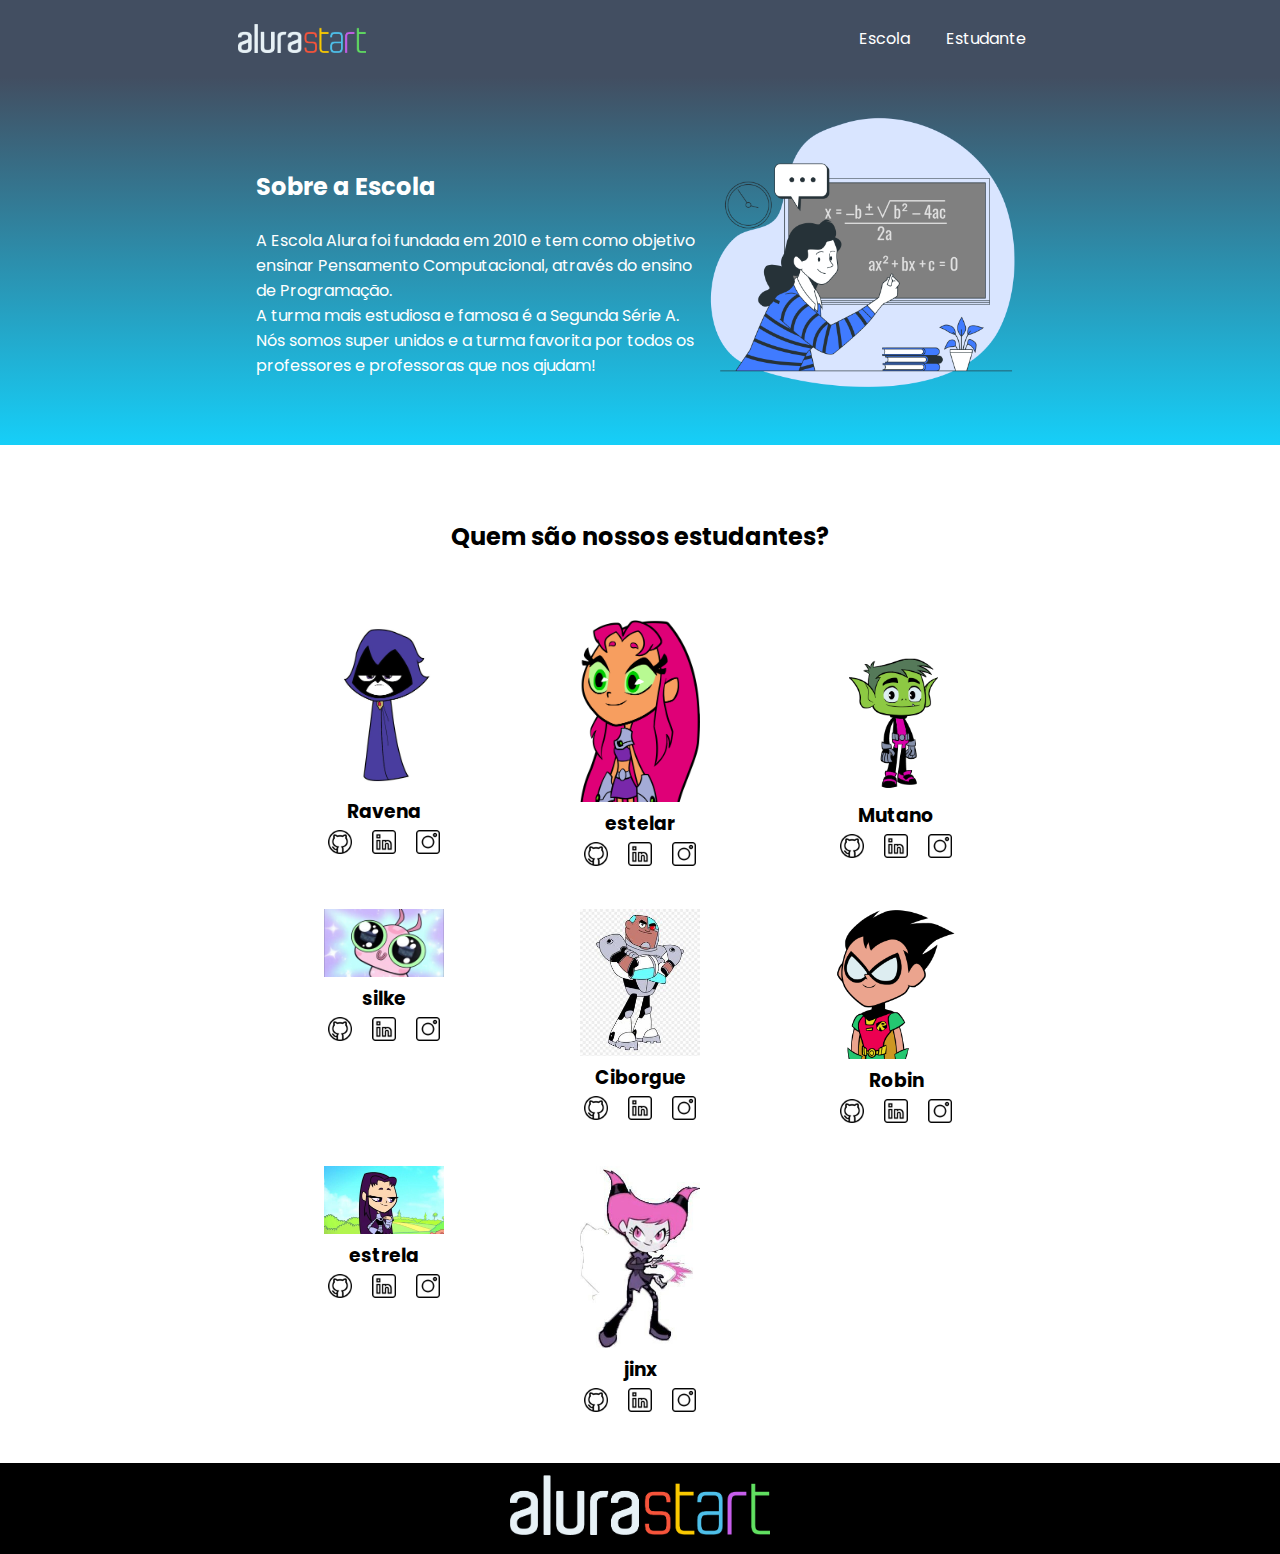
<file: index.html>
<!DOCTYPE html>
<html lang="en">
<head>
    <meta charset="UTF-8">
    <meta http-equiv="X-UA-Compatible" content="IE=edge">
    <meta name="viewport" content="width=device-width, initial-scale=1.0">
    <title>Equipe Alura Start</title>
    <link rel="stylesheet" href="style.css">
    <link rel="preconnect" href="https://fonts.googleapis.com">
    <link rel="preconnect" href="https://fonts.gstatic.com" crossorigin>
    <link href="https://fonts.googleapis.com/css2?family=Poppins&display=swap" rel="stylesheet">
</head>
<body>
    <header class="cabecalho">
        <img class="cabecalho-imagem" src="alurastart logo.png" alt="logo da alura start">
        <ul class="cabecalho-lista">
            <li class="cabecalho-lista-item">Escola</li>
            <li class="cabecalho-lista-item">Estudante</li>
        </ul>
    </header>
    <section class="escola">
        <div class="escola-div-conteudo">
            <h2 class="escola-titulo">Sobre a Escola</h2>
            <p class="escola-texto-um">A Escola Alura foi fundada em 2010 e tem como objetivo ensinar Pensamento Computacional, através do ensino de  Programação.</p>
            <p class="escola-texto-dois">A turma mais estudiosa e famosa é a Segunda Série A. Nós somos super unidos e a turma favorita por todos os professores e professoras que nos ajudam!</p>
        </div>
        <img class="escola-imagem" src="Formula-bro.png" alt="imagem que representa uma professora em sala de aula">
    </section>
    <section class="estudante">
        <h2 class="estudante-titulo">Quem são nossos estudantes?</h2>
        <div class="estudante-todos">
        <span></span>
        <div class="estudante-div">
            <img class="estudante-imagem" src="Ravena" alt="foto do Ravena">
            <h3 class="estudante-nome">Ravena</h3>
            <a href="https://github.com/marcelopaludetto"><img class="estudante-icone" src="github.png" alt="icone github"></a>
            <a href="https://linkedin.com/marcelopaludetto"><img class="estudante-icone" src="linkedin.png" alt="icone linkedin"></a>
            <a href="https://instagram.com/marcelopaludetto"><img class="estudante-icone" src="instagram.png" alt="icone instagram"></a>
        </div>
        <div class="estudante-div">
            <img class="estudante-imagem" src="estelar" alt="foto da estelar">
            <h3 class="estudante-nome">estelar</h3>
            <a href="https://github.com/GabrielaM-L"><img class="estudante-icone" src="github.png" alt="icone github"></a>
            <a href="https://www.linkedin.com/in/gabriela-marcomini-de-lima/"><img class="estudante-icone" src="linkedin.png" alt="icone linkedin"></a>
            <a href="https://www.instagram.com/gabriela_marcomini/"><img class="estudante-icone" src="instagram.png" alt="icone instagram"></a>
        </div>
        <div class="estudante-div">
            <img class="estudante-imagem" src="Mutano" alt="foto do Mutano">
            <h3 class="estudante-nome">Mutano</h3>
            <a href="https://github.com/LizandraDuarte40"><img class="estudante-icone" src="github.png" alt="icone github"></a>
            <a href="https://www.linkedin.com/in/lizandrarlm-duarte/"><img class="estudante-icone" src="linkedin.png" alt="icone linkedin"></a>
            <a href="https://www.instagram.com/lizandrarlm"><img class="estudante-icone" src="instagram.png" alt="icone instagram"></a>
        </div>
        <span></span>
        <span></span>
        <div class="estudante-div">
            <img class="estudante-imagem" src="silkie" alt="foto da silke">
            <h3 class="estudante-nome">silke</h3>
            <a href="https://github.com/JoiceAlura"><img class="estudante-icone" src="github.png" alt="icone github"></a>
            <a href="https://www.linkedin.com/in/joicebarbaresco/"><img class="estudante-icone" src="linkedin.png" alt="icone linkedin"></a>
            <a href="https://www.instagram.com/joicebarbaresco/"><img class="estudante-icone" src="instagram.png" alt="icone instagram"></a>
        </div>
        <div class="estudante-div">
            <img class="estudante-imagem" src="Ciborgue" alt="foto da Ciborgue">
            <h3 class="estudante-nome">Ciborgue</h3>
            <a href="https://github.com/MagePSR"><img class="estudante-icone" src="github.png" alt="icone github"></a>
            <a href="https://www.linkedin.com/in/mariageovanna"><img class="estudante-icone" src="linkedin.png" alt="icone linkedin"></a>
            <a href="https://www.instagram.com/magpsr/"><img class="estudante-icone" src="instagram.png" alt="icone instagram"></a>
        </div>
        <div class="estudante-div">
            <img class="estudante-imagem" src="Robin" alt="foto da Robin">
            <h3 class="estudante-nome">Robin</h3>
            <img class="estudante-icone" src="github.png" alt="icone github">
            <a href="https://www.linkedin.com/in/olhe/"><img class="estudante-icone" src="linkedin.png" alt="icone linkedin"></a>
            <a href="https://github.com/olhe12"><img class="estudante-icone" src="instagram.png" alt="icone instagram"></a>
        </div>
        <span></span>
        <span></span>
        <div class="estudante-div">
            <img class="estudante-imagem" src="estrela negra" alt="foto da estrela negra">
            <h3 class="estudante-nome">estrela</h3>
            <a href="https://github.com/rafaelamunhoz12"><img class="estudante-icone" src="github.png" alt="icone github"></a>
            <a href="http://linkedin.com/in/rafaela-felix-munhoz-oliveira-02160a10a"><img class="estudante-icone" src="linkedin.png" alt="icone linkedin"></a>
            <a href="https://www.instagram.com/rafafmo/"><img class="estudante-icone" src="instagram.png" alt="icone instagram"></a>
        </div>
        <div class="estudante-div">
            <img class="estudante-imagem" src="jinx" alt="foto da jinx">
            <h3 class="estudante-nome">jinx</h3>
            <a href="https://github.com/Thaispianucci"><img class="estudante-icone" src="github.png" alt="icone github"></a>
            <a href="https://www.linkedin.com/in/thais-pianucci-benedicto-54a9a416/"><img class="estudante-icone" src="linkedin.png" alt="icone linkedin"></a>
            <a href="https://www.instagram.com/thaispianucci/"><img class="estudante-icone" src="instagram.png" alt="icone instagram"></a>
        </div>

    </div>
    </section>
    <footer class="rodape">
        <img class="rodape-imagem"src="alurastart logo.png" alt="logo da alura start">
    </footer>
</body>
</html>
</file>
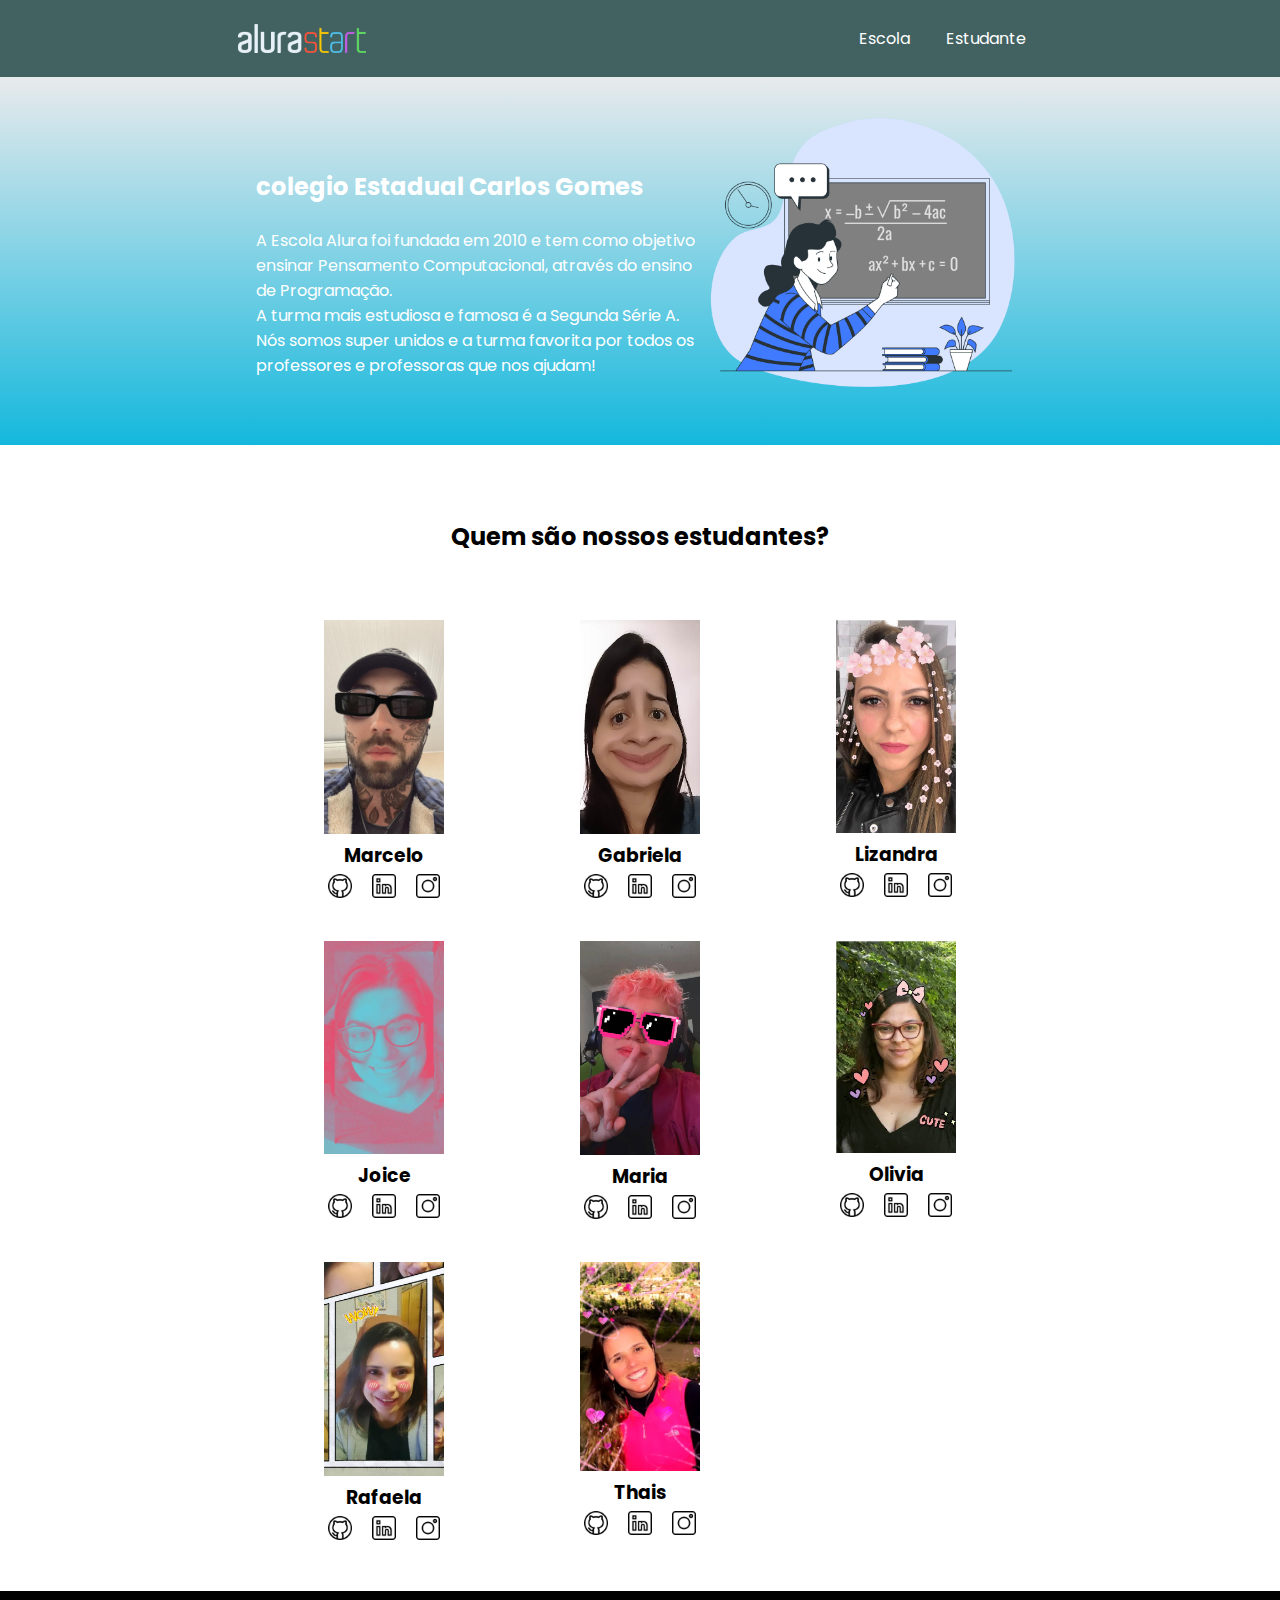
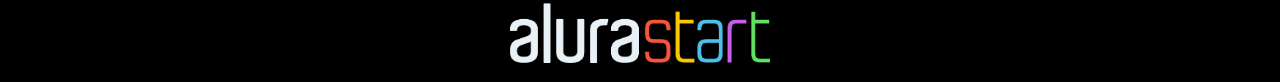
<file: leticia eduarda/index.html>
<!DOCTYPE html>
<html lang="en">
<head>
    <meta charset="UTF-8">
    <meta http-equiv="X-UA-Compatible" content="IE=edge">
    <meta name="viewport" content="width=device-width, initial-scale=1.0">
    <title>Equipe Alura Start</title>
    <link rel="stylesheet" href="style.css">
    <link rel="preconnect" href="https://fonts.googleapis.com">
    <link rel="preconnect" href="https://fonts.gstatic.com" crossorigin>
    <link href="https://fonts.googleapis.com/css2?family=Poppins&display=swap" rel="stylesheet">
</head>
<body>
    <header class="cabecalho">
        <img class="cabecalho-imagem" src="alurastart logo.png" alt="logo da alura start">
        <ul class="cabecalho-lista">
            <li class="cabecalho-lista-item">Escola</li>
            <li class="cabecalho-lista-item">Estudante</li>
        </ul>
    </header>
    <section class="escola">
        <div class="escola-div-conteudo">
            <h2 class="escola-titulo">colegio Estadual Carlos Gomes</h2>
            <p class="escola-texto-um">A Escola Alura foi fundada em 2010 e tem como objetivo ensinar Pensamento Computacional, através do ensino de  Programação.</p>
            <p class="escola-texto-dois">A turma mais estudiosa e famosa é a Segunda Série A. Nós somos super unidos e a turma favorita por todos os professores e professoras que nos ajudam!</p>
        </div>
        <img class="escola-imagem" src="Formula-bro.png" alt="imagem que representa uma professora em sala de aula">
    </section>
    <section class="estudante">
        <h2 class="estudante-titulo">Quem são nossos estudantes?</h2>
        <div class="estudante-todos">
        <span></span>
        <div class="estudante-div">
            <img class="estudante-imagem" src="Marcelo.jpeg" alt="foto do marcelo">
            <h3 class="estudante-nome">Marcelo</h3>
            <a href="https://github.com/marcelopaludetto"><img class="estudante-icone" src="github.png" alt="icone github"></a>
            <a href="https://linkedin.com/marcelopaludetto"><img class="estudante-icone" src="linkedin.png" alt="icone linkedin"></a>
            <a href="https://instagram.com/marcelopaludetto"><img class="estudante-icone" src="instagram.png" alt="icone instagram"></a>
        </div>
        <div class="estudante-div">
            <img class="estudante-imagem" src="Gabi.jpg" alt="foto da gabi">
            <h3 class="estudante-nome">Gabriela</h3>
            <a href="https://github.com/GabrielaM-L"><img class="estudante-icone" src="github.png" alt="icone github"></a>
            <a href="https://www.linkedin.com/in/gabriela-marcomini-de-lima/"><img class="estudante-icone" src="linkedin.png" alt="icone linkedin"></a>
            <a href="https://www.instagram.com/gabriela_marcomini/"><img class="estudante-icone" src="instagram.png" alt="icone instagram"></a>
        </div>
        <div class="estudante-div">
            <img class="estudante-imagem" src="Liz.jpg" alt="foto da lizandra">
            <h3 class="estudante-nome">Lizandra</h3>
            <a href="https://github.com/LizandraDuarte40"><img class="estudante-icone" src="github.png" alt="icone github"></a>
            <a href="https://www.linkedin.com/in/lizandrarlm-duarte/"><img class="estudante-icone" src="linkedin.png" alt="icone linkedin"></a>
            <a href="https://www.instagram.com/lizandrarlm"><img class="estudante-icone" src="instagram.png" alt="icone instagram"></a>
        </div>
        <span></span>
        <span></span>
        <div class="estudante-div">
            <img class="estudante-imagem" src="Joice.jpg" alt="foto da joice">
            <h3 class="estudante-nome">Joice</h3>
            <a href="https://github.com/JoiceAlura"><img class="estudante-icone" src="github.png" alt="icone github"></a>
            <a href="https://www.linkedin.com/in/joicebarbaresco/"><img class="estudante-icone" src="linkedin.png" alt="icone linkedin"></a>
            <a href="https://www.instagram.com/joicebarbaresco/"><img class="estudante-icone" src="instagram.png" alt="icone instagram"></a>
        </div>
        <div class="estudante-div">
            <img class="estudante-imagem" src="Maria.jpg" alt="foto da maria">
            <h3 class="estudante-nome">Maria</h3>
            <a href="https://github.com/MagePSR"><img class="estudante-icone" src="github.png" alt="icone github"></a>
            <a href="https://www.linkedin.com/in/mariageovanna"><img class="estudante-icone" src="linkedin.png" alt="icone linkedin"></a>
            <a href="https://www.instagram.com/magpsr/"><img class="estudante-icone" src="instagram.png" alt="icone instagram"></a>
        </div>
        <div class="estudante-div">
            <img class="estudante-imagem" src="Olivia.jpg" alt="foto da olhe">
            <h3 class="estudante-nome">Olivia</h3>
            <img class="estudante-icone" src="github.png" alt="icone github">
            <a href="https://www.linkedin.com/in/olhe/"><img class="estudante-icone" src="linkedin.png" alt="icone linkedin"></a>
            <a href="https://github.com/olhe12"><img class="estudante-icone" src="instagram.png" alt="icone instagram"></a>
        </div>
        <span></span>
        <span></span>
        <div class="estudante-div">
            <img class="estudante-imagem" src="Rafa.jpg" alt="foto da rafa">
            <h3 class="estudante-nome">Rafaela</h3>
            <a href="https://github.com/rafaelamunhoz12"><img class="estudante-icone" src="github.png" alt="icone github"></a>
            <a href="http://linkedin.com/in/rafaela-felix-munhoz-oliveira-02160a10a"><img class="estudante-icone" src="linkedin.png" alt="icone linkedin"></a>
            <a href="https://www.instagram.com/rafafmo/"><img class="estudante-icone" src="instagram.png" alt="icone instagram"></a>
        </div>
        <div class="estudante-div">
            <img class="estudante-imagem" src="Thais.jpg" alt="foto da thais">
            <h3 class="estudante-nome">Thais</h3>
            <a href="https://github.com/Thaispianucci"><img class="estudante-icone" src="github.png" alt="icone github"></a>
            <a href="https://www.linkedin.com/in/thais-pianucci-benedicto-54a9a416/"><img class="estudante-icone" src="linkedin.png" alt="icone linkedin"></a>
            <a href="https://www.instagram.com/thaispianucci/"><img class="estudante-icone" src="instagram.png" alt="icone instagram"></a>
        </div>

    </div>
    </section>
    <footer class="rodape">
        <img class="rodape-imagem"src="alurastart logo.png" alt="logo da alura start">
    </footer>
</body>
</html>
</file>
<file: style.css>
*{
    margin: 0;
    padding: 0;
}
body {
    font-family: 'Poppins', sans-serif;
}
.cabecalho {
    background-color: #424E61;
    color: white;
    display: flex;
    justify-content: space-around;
    align-items: center;
    padding: 24px 0;
}

.cabecalho-imagem{
    width: 10%;
}

.cabecalho-lista-item{
    display: inline-block;
    margin: 0 16px;
    font-size: 16px;
}

.escola-imagem{
    width: 25%;
}

.escola{
    background-image: linear-gradient(#424E61,#16CFF8);
    color:white;
    display: flex;
    justify-content: center;
    align-items: center;
    padding: 24px 0;
}

.escola-div-conteudo{
    width: 35%;
}


.escola-titulo{
    padding: 24px 0;
}

.estudante{
    padding: 24px 0;
}
.estudante-imagem{
    width: 120px;
}

.estudante-icone{
    width: 24px;
    padding: 4px 8px;
}

.estudante-div{
    text-align: center;
    padding: 16px 0;
}

.estudante-titulo{
    text-align: center;
    padding: 50px 0;
}

.estudante-todos{
    display: grid;
    grid-template-columns: 20% 20% 20% 20% 20%;
}

.rodape{
    background-color: black;
    text-align: center;
}

.rodape-imagem{
    height: 60px;
    padding: 12px 0;
   
}
</file>
<file: leticia eduarda/style.css>
*{
    margin: 0;
    padding: 0;
}
body {
    font-family: 'Poppins', sans-serif;
}
.cabecalho {
    background-color: #426161;
    color: white;
    display: flex;
    justify-content: space-around;
    align-items: center;
    padding: 24px 0;
}

.cabecalho-imagem{
    width: 10%;
}

.cabecalho-lista-item{
    display: inline-block;
    margin: 0 16px;
    font-size: 16px;
}

.escola-imagem{
    width: 25%;
}

.escola{
    background-image: linear-gradient(#e8eaec,#14b8dd);
    color:white;
    display: flex;
    justify-content: center;
    align-items: center;
    padding: 24px 0;
}

.escola-div-conteudo{
    width: 35%;
}


.escola-titulo{
    padding: 24px 0;
}

.estudante{
    padding: 24px 0;
}
.estudante-imagem{
    width: 120px;
}

.estudante-icone{
    width: 24px;
    padding: 4px 8px;
}

.estudante-div{
    text-align: center;
    padding: 16px 0;
}

.estudante-titulo{
    text-align: center;
    padding: 50px 0;
}

.estudante-todos{
    display: grid;
    grid-template-columns: 20% 20% 20% 20% 20%;
}

.rodape{
    background-color: black;
    text-align: center;
}

.rodape-imagem{
    height: 60px;
    padding: 12px 0;
   
}
</file>
